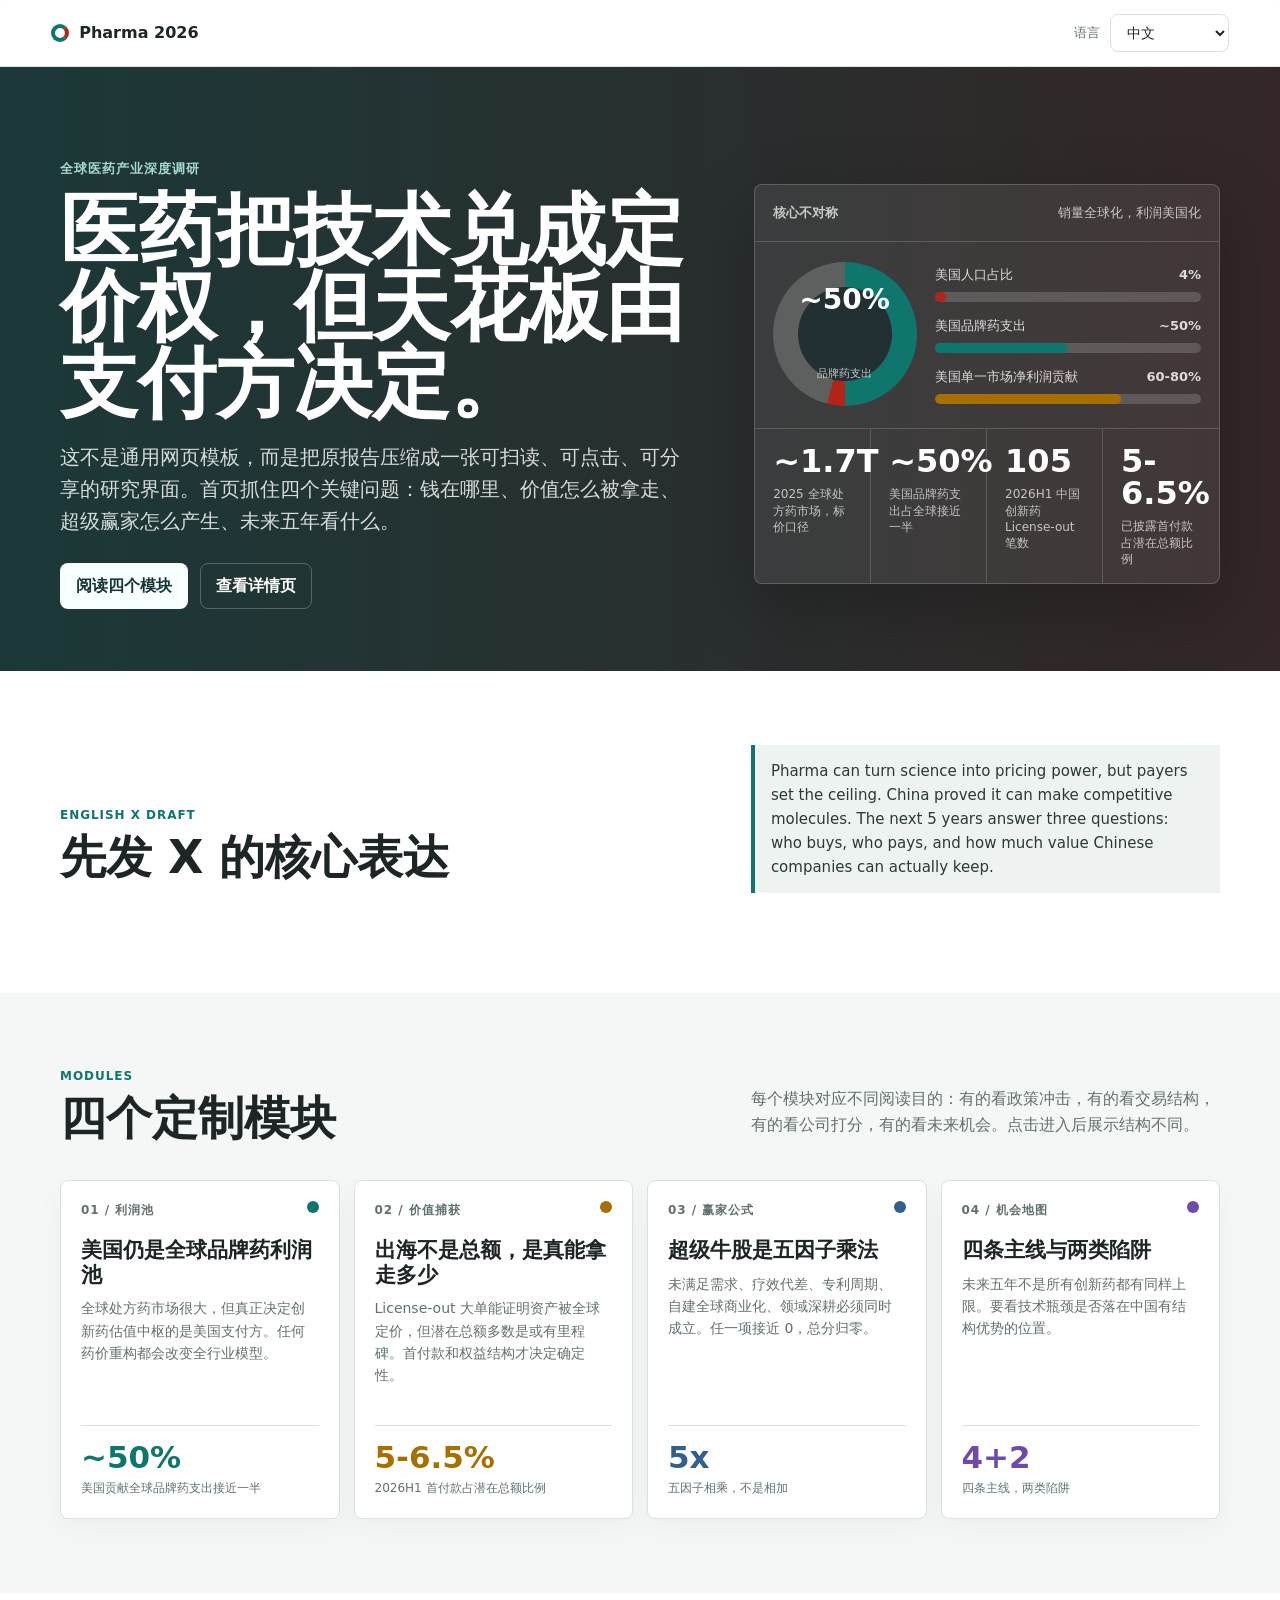
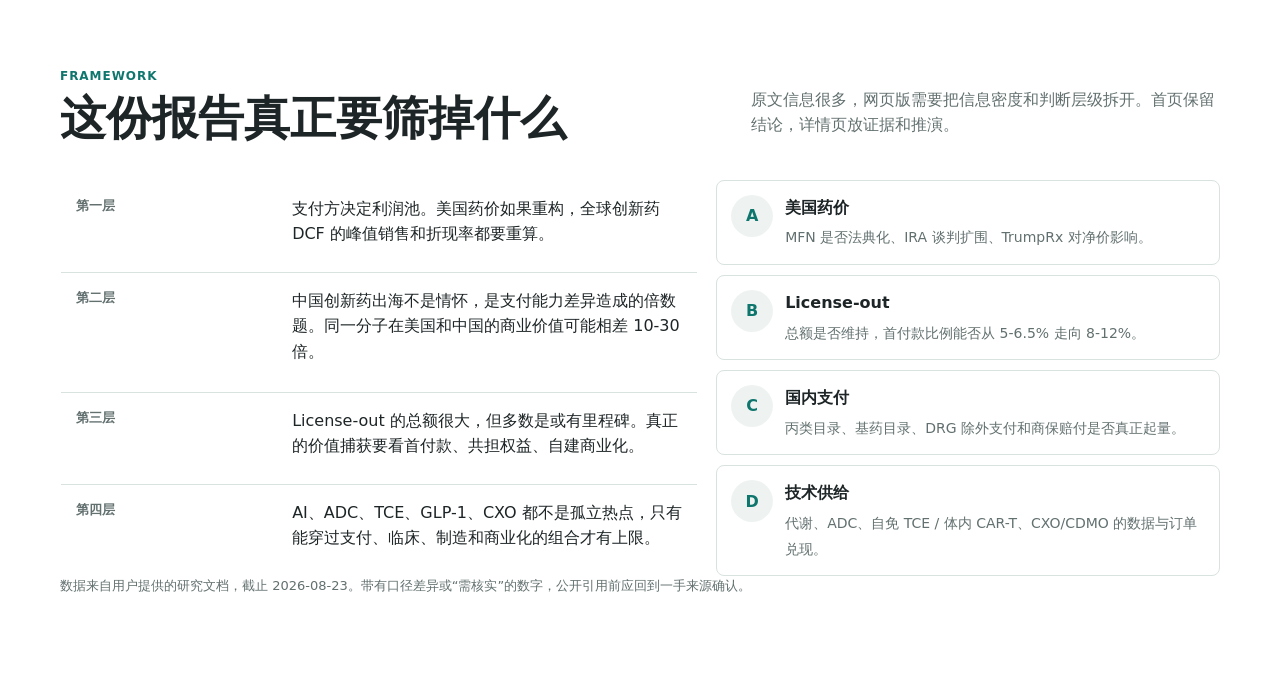
<file: pharma-research-site/index.html>
<!doctype html>
<html lang="zh-CN">
<head>
  <meta charset="utf-8">
  <meta name="viewport" content="width=device-width, initial-scale=1">
  <title>Global Pharma 2026 Research Brief</title>
  <meta name="description" content="A bilingual visual research brief on global pharma, China pharma globalization, pricing power, and value capture.">
  <link rel="stylesheet" href="style.css">
</head>
<body data-page="home">
  <header class="topbar" aria-label="Site header">
    <a class="brand" href="index.html" aria-label="Home">
      <span class="brand-mark" aria-hidden="true"></span>
      <span>Pharma 2026</span>
    </a>
    <div class="toolbar">
      <label class="select-label" for="localeSelect" data-role="language-label">语言</label>
      <select id="localeSelect" aria-label="Language"></select>
    </div>
  </header>
  <main id="app"></main>
  <script src="app.js"></script>
</body>
</html>
</file>
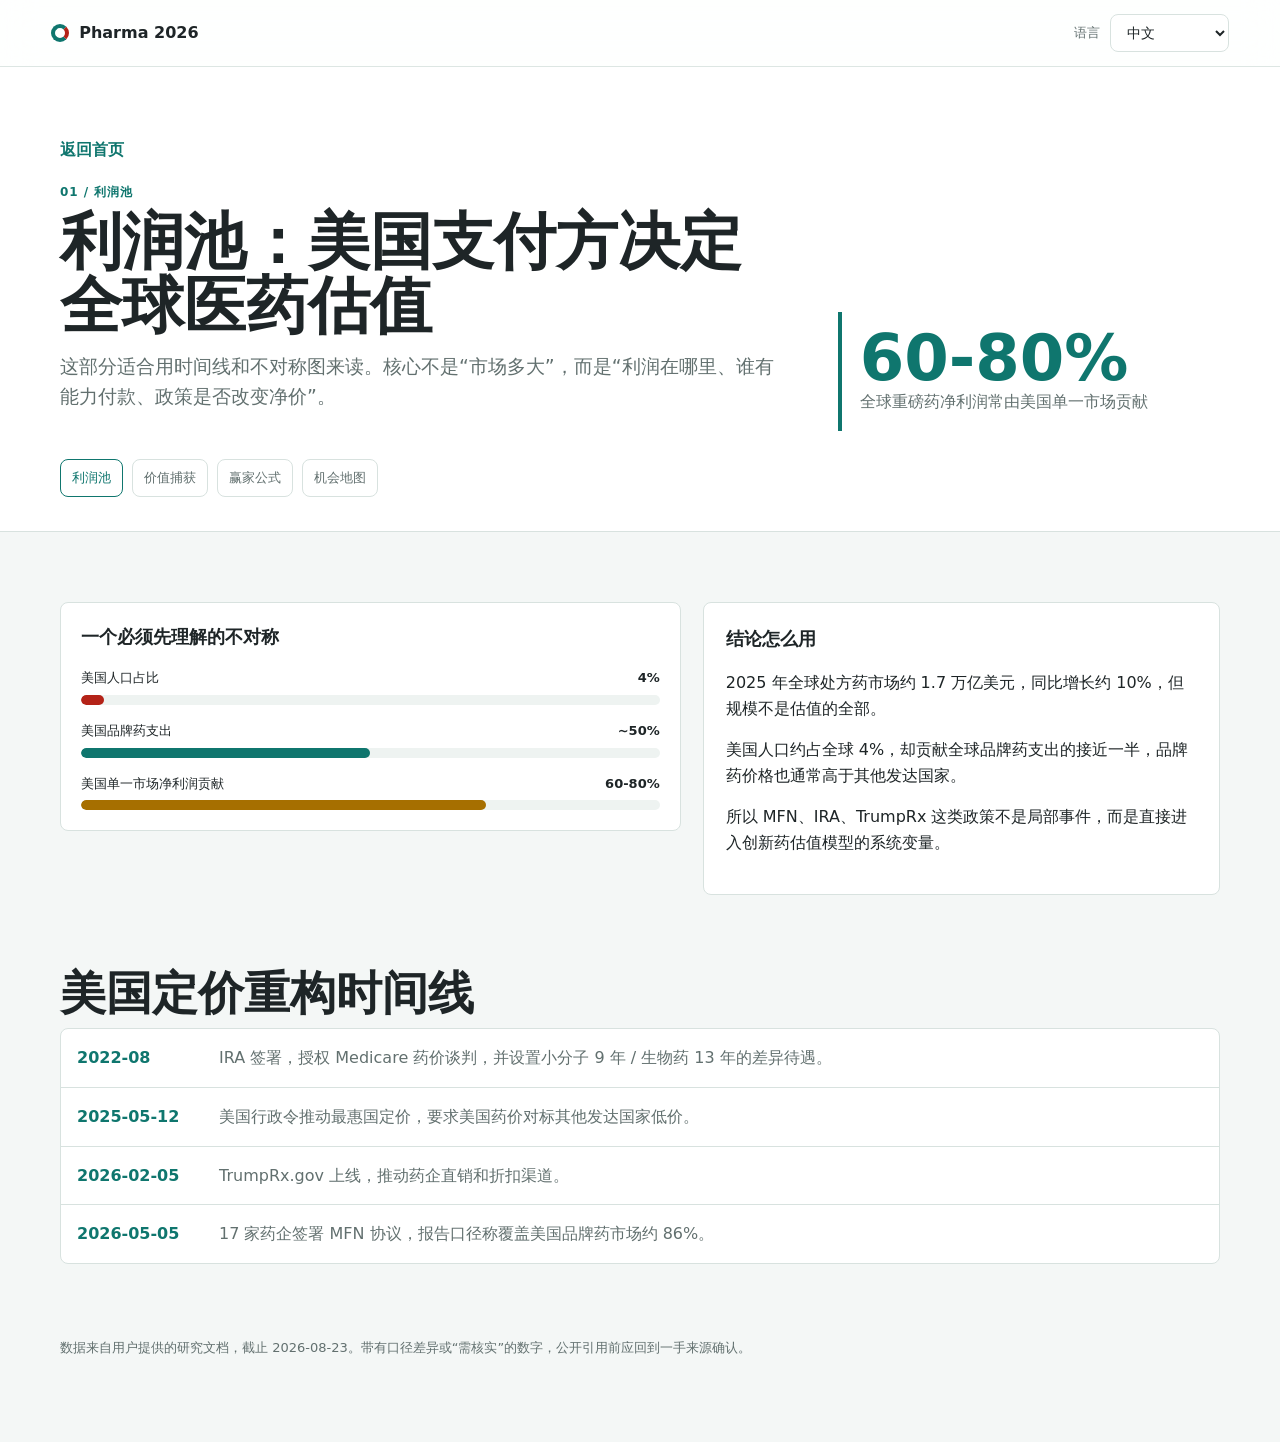
<file: pharma-research-site/detail.html>
<!doctype html>
<html lang="zh-CN">
<head>
  <meta charset="utf-8">
  <meta name="viewport" content="width=device-width, initial-scale=1">
  <title>Global Pharma 2026 Detail</title>
  <meta name="description" content="Detailed bilingual module pages for the Global Pharma 2026 research brief.">
  <link rel="stylesheet" href="style.css">
</head>
<body data-page="detail">
  <header class="topbar" aria-label="Site header">
    <a class="brand" href="index.html" aria-label="Home">
      <span class="brand-mark" aria-hidden="true"></span>
      <span>Pharma 2026</span>
    </a>
    <div class="toolbar">
      <label class="select-label" for="localeSelect" data-role="language-label">语言</label>
      <select id="localeSelect" aria-label="Language"></select>
    </div>
  </header>
  <main id="app"></main>
  <script src="app.js"></script>
</body>
</html>
</file>
<file: pharma-research-site/style.css>
:root {
  --bg: #f4f7f6;
  --paper: #ffffff;
  --ink: #1e2527;
  --muted: #62706f;
  --soft: #eef3f1;
  --line: #d8e2df;
  --teal: #0f766e;
  --green: #2f7d46;
  --red: #b42318;
  --amber: #a66f00;
  --blue: #335f8f;
  --violet: #6f4aa8;
  --shadow: 0 18px 45px rgba(30, 37, 39, 0.09);
  --radius: 8px;
}

* {
  box-sizing: border-box;
}

html {
  scroll-behavior: smooth;
}

body {
  margin: 0;
  background: var(--bg);
  color: var(--ink);
  font-family: Inter, ui-sans-serif, system-ui, -apple-system, BlinkMacSystemFont, "Segoe UI", "PingFang SC", "Hiragino Sans GB", "Microsoft YaHei", sans-serif;
  line-height: 1.6;
}

a {
  color: inherit;
  text-decoration: none;
}

.topbar {
  position: sticky;
  top: 0;
  z-index: 20;
  display: flex;
  align-items: center;
  justify-content: space-between;
  gap: 18px;
  padding: 14px clamp(18px, 4vw, 52px);
  border-bottom: 1px solid rgba(216, 226, 223, 0.86);
  background: rgba(255, 255, 255, 0.9);
  backdrop-filter: blur(16px);
}

.brand {
  display: inline-flex;
  align-items: center;
  gap: 10px;
  font-weight: 800;
  letter-spacing: 0;
}

.brand-mark {
  width: 18px;
  height: 18px;
  border: 4px solid var(--teal);
  border-right-color: var(--red);
  border-radius: 50%;
}

.toolbar {
  display: inline-flex;
  align-items: center;
  gap: 10px;
}

.select-label {
  color: var(--muted);
  font-size: 13px;
}

select {
  min-width: 118px;
  height: 38px;
  border: 1px solid var(--line);
  border-radius: var(--radius);
  background: var(--paper);
  color: var(--ink);
  font: inherit;
  font-size: 14px;
  padding: 0 34px 0 12px;
}

.hero {
  background:
    linear-gradient(90deg, rgba(15, 118, 110, 0.22), rgba(180, 35, 24, 0.14)),
    #1f2729;
  color: #fff;
}

.hero-inner,
.section-inner,
.detail-inner {
  width: min(1160px, calc(100% - 36px));
  margin: 0 auto;
}

.hero-inner {
  display: grid;
  grid-template-columns: minmax(0, 1.15fr) minmax(330px, 0.85fr);
  gap: clamp(28px, 5vw, 72px);
  align-items: center;
  padding: clamp(42px, 8vw, 92px) 0 clamp(30px, 5vw, 62px);
}

.eyebrow {
  margin: 0 0 12px;
  color: #a8d9d1;
  font-size: 13px;
  font-weight: 800;
  letter-spacing: 0.08em;
  text-transform: uppercase;
}

h1,
h2,
h3,
p {
  margin-top: 0;
}

.hero h1 {
  max-width: 840px;
  margin-bottom: 20px;
  font-size: clamp(38px, 6.2vw, 78px);
  line-height: 0.98;
  letter-spacing: 0;
}

.hero-copy {
  max-width: 780px;
  color: rgba(255, 255, 255, 0.82);
  font-size: clamp(16px, 2vw, 20px);
}

.hero-actions {
  display: flex;
  flex-wrap: wrap;
  gap: 12px;
  margin-top: 26px;
}

.button {
  display: inline-flex;
  align-items: center;
  justify-content: center;
  min-height: 42px;
  border-radius: var(--radius);
  border: 1px solid transparent;
  padding: 9px 15px;
  font-weight: 760;
  transition: transform 0.18s ease, border-color 0.18s ease, background 0.18s ease;
}

.button:hover {
  transform: translateY(-1px);
}

.button.primary {
  background: #f8ffff;
  color: #163436;
}

.button.secondary {
  border-color: rgba(255, 255, 255, 0.24);
  color: #fff;
}

.data-panel {
  border: 1px solid rgba(255, 255, 255, 0.18);
  border-radius: var(--radius);
  background: rgba(255, 255, 255, 0.08);
  box-shadow: 0 24px 70px rgba(0, 0, 0, 0.22);
  overflow: hidden;
}

.panel-head {
  display: flex;
  justify-content: space-between;
  gap: 18px;
  padding: 18px;
  border-bottom: 1px solid rgba(255, 255, 255, 0.16);
  color: rgba(255, 255, 255, 0.72);
  font-size: 13px;
}

.thesis-grid {
  display: grid;
  grid-template-columns: 144px 1fr;
  gap: 18px;
  padding: 20px 18px 22px;
}

.donut {
  position: relative;
  display: grid;
  place-items: center;
  width: 144px;
  height: 144px;
  border-radius: 50%;
  background: conic-gradient(var(--teal) 0 50%, var(--red) 50% 54%, rgba(255, 255, 255, 0.18) 54% 100%);
  animation: riseIn 0.72s ease both;
}

.donut::after {
  position: absolute;
  width: 94px;
  height: 94px;
  border-radius: 50%;
  background: #233033;
  content: "";
}

.donut strong,
.donut span {
  position: relative;
  z-index: 1;
  display: block;
  text-align: center;
}

.donut strong {
  font-size: 28px;
  line-height: 1;
}

.donut span {
  max-width: 72px;
  margin-top: 4px;
  color: rgba(255, 255, 255, 0.72);
  font-size: 11px;
  line-height: 1.25;
}

.bar-stack {
  display: grid;
  gap: 14px;
  align-content: center;
}

.bar-row {
  display: grid;
  gap: 6px;
}

.bar-meta {
  display: flex;
  justify-content: space-between;
  gap: 12px;
  color: rgba(255, 255, 255, 0.82);
  font-size: 13px;
}

.bar-track {
  height: 10px;
  overflow: hidden;
  border-radius: 999px;
  background: rgba(255, 255, 255, 0.16);
}

.bar-fill {
  display: block;
  width: var(--w);
  height: 100%;
  border-radius: inherit;
  background: var(--c, var(--teal));
  animation: barGrow 0.8s ease both;
}

.metric-strip {
  display: grid;
  grid-template-columns: repeat(4, minmax(0, 1fr));
  border-top: 1px solid rgba(255, 255, 255, 0.16);
}

.metric-strip div {
  min-height: 100px;
  padding: 16px 18px;
  border-right: 1px solid rgba(255, 255, 255, 0.16);
}

.metric-strip div:last-child {
  border-right: 0;
}

.metric-strip b {
  display: block;
  font-size: clamp(22px, 2.6vw, 32px);
  line-height: 1;
}

.metric-strip span {
  display: block;
  margin-top: 9px;
  color: rgba(255, 255, 255, 0.7);
  font-size: 12px;
  line-height: 1.35;
}

.section {
  padding: clamp(38px, 6vw, 74px) 0;
}

.section.alt {
  background: var(--paper);
}

.section-header {
  display: grid;
  grid-template-columns: minmax(0, 0.75fr) minmax(260px, 0.55fr);
  gap: clamp(22px, 4vw, 54px);
  align-items: end;
  margin-bottom: 26px;
}

.section-kicker {
  margin-bottom: 8px;
  color: var(--teal);
  font-size: 12px;
  font-weight: 820;
  letter-spacing: 0.08em;
  text-transform: uppercase;
}

.section h2 {
  margin-bottom: 10px;
  font-size: clamp(28px, 4vw, 46px);
  line-height: 1.08;
  letter-spacing: 0;
}

.section-intro {
  color: var(--muted);
  font-size: 16px;
}

.tweet-box {
  border-left: 4px solid var(--teal);
  padding: 14px 16px;
  background: var(--soft);
}

.tweet-box p {
  margin: 0;
  color: #2c3839;
  font-size: 15px;
}

.module-grid {
  display: grid;
  grid-template-columns: repeat(4, minmax(0, 1fr));
  gap: 14px;
}

.module-card {
  display: grid;
  min-height: 298px;
  padding: 20px;
  border: 1px solid var(--line);
  border-radius: var(--radius);
  background: var(--paper);
  box-shadow: 0 10px 28px rgba(30, 37, 39, 0.04);
  transition: transform 0.18s ease, box-shadow 0.18s ease, border-color 0.18s ease;
}

.module-card:hover {
  transform: translateY(-3px);
  border-color: rgba(15, 118, 110, 0.34);
  box-shadow: var(--shadow);
}

.module-top {
  display: flex;
  justify-content: space-between;
  gap: 10px;
  margin-bottom: 18px;
}

.module-index {
  color: var(--muted);
  font-size: 12px;
  font-weight: 800;
  letter-spacing: 0.08em;
}

.mini-dot {
  width: 12px;
  height: 12px;
  border-radius: 50%;
  background: var(--accent, var(--teal));
}

.module-card h3 {
  margin-bottom: 10px;
  font-size: 21px;
  line-height: 1.18;
}

.module-card p {
  color: var(--muted);
  font-size: 14px;
}

.module-metric {
  align-self: end;
  margin-top: 24px;
  padding-top: 16px;
  border-top: 1px solid var(--line);
}

.module-metric b {
  display: block;
  color: var(--accent, var(--teal));
  font-size: 31px;
  line-height: 1;
}

.module-metric span {
  display: block;
  margin-top: 6px;
  color: var(--muted);
  font-size: 12px;
}

.insight-layout {
  display: grid;
  grid-template-columns: minmax(0, 0.95fr) minmax(300px, 0.75fr);
  gap: 18px;
  align-items: stretch;
}

.fact-table {
  width: 100%;
  border-collapse: collapse;
  overflow: hidden;
  border: 1px solid var(--line);
  border-radius: var(--radius);
  background: var(--paper);
}

.fact-table th,
.fact-table td {
  padding: 15px;
  border-bottom: 1px solid var(--line);
  text-align: left;
  vertical-align: top;
}

.fact-table th {
  width: 34%;
  color: var(--muted);
  font-size: 13px;
  font-weight: 760;
}

.fact-table tr:last-child th,
.fact-table tr:last-child td {
  border-bottom: 0;
}

.scenario-list {
  display: grid;
  gap: 10px;
}

.scenario-item {
  display: grid;
  grid-template-columns: 42px 1fr;
  gap: 12px;
  padding: 14px;
  border: 1px solid var(--line);
  border-radius: var(--radius);
  background: var(--paper);
}

.scenario-item b {
  display: grid;
  place-items: center;
  width: 42px;
  height: 42px;
  border-radius: 50%;
  background: var(--soft);
  color: var(--teal);
}

.scenario-item strong {
  display: block;
  margin-bottom: 4px;
}

.scenario-item span {
  color: var(--muted);
  font-size: 14px;
}

.disclaimer {
  color: var(--muted);
  font-size: 13px;
}

.detail-hero {
  padding: clamp(34px, 6vw, 70px) 0 34px;
  background: var(--paper);
  border-bottom: 1px solid var(--line);
}

.detail-head {
  display: grid;
  grid-template-columns: minmax(0, 0.95fr) minmax(260px, 0.5fr);
  gap: clamp(22px, 4vw, 54px);
  align-items: end;
}

.back-link {
  display: inline-flex;
  margin-bottom: 20px;
  color: var(--teal);
  font-weight: 760;
}

.detail-hero h1 {
  margin-bottom: 12px;
  font-size: clamp(34px, 5vw, 62px);
  line-height: 1.04;
  letter-spacing: 0;
}

.detail-lead {
  color: var(--muted);
  font-size: clamp(16px, 2vw, 19px);
}

.key-number {
  border-left: 4px solid var(--accent, var(--teal));
  padding: 16px 0 16px 18px;
}

.key-number b {
  display: block;
  color: var(--accent, var(--teal));
  font-size: clamp(38px, 6vw, 64px);
  line-height: 0.95;
}

.key-number span {
  color: var(--muted);
}

.detail-body {
  padding: clamp(34px, 6vw, 70px) 0;
}

.detail-grid {
  display: grid;
  grid-template-columns: minmax(0, 0.9fr) minmax(300px, 0.75fr);
  gap: 22px;
  align-items: start;
}

.viz-panel,
.text-panel {
  border: 1px solid var(--line);
  border-radius: var(--radius);
  background: var(--paper);
}

.viz-panel {
  padding: 20px;
}

.text-panel {
  padding: 22px;
}

.panel-title {
  margin-bottom: 16px;
  font-size: 18px;
}

.light-bars {
  display: grid;
  gap: 16px;
}

.light-bars .bar-meta {
  color: var(--ink);
}

.light-bars .bar-track {
  background: var(--soft);
}

.timeline {
  display: grid;
  gap: 0;
  border: 1px solid var(--line);
  border-radius: var(--radius);
  overflow: hidden;
  background: var(--paper);
}

.timeline-item {
  display: grid;
  grid-template-columns: 128px 1fr;
  gap: 14px;
  padding: 16px;
  border-bottom: 1px solid var(--line);
}

.timeline-item:last-child {
  border-bottom: 0;
}

.timeline-item time {
  color: var(--teal);
  font-weight: 800;
}

.timeline-item span {
  color: var(--muted);
}

.path-grid,
.radar-grid,
.score-grid {
  display: grid;
  grid-template-columns: repeat(2, minmax(0, 1fr));
  gap: 12px;
}

.path-card,
.radar-card,
.score-card,
.trap-card {
  padding: 16px;
  border: 1px solid var(--line);
  border-radius: var(--radius);
  background: var(--paper);
}

.path-card h3,
.radar-card h3,
.score-card h3,
.trap-card h3 {
  margin-bottom: 8px;
  font-size: 18px;
}

.path-card p,
.radar-card p,
.score-card p,
.trap-card p {
  color: var(--muted);
  font-size: 14px;
}

.score-meter {
  display: grid;
  gap: 7px;
  margin-top: 12px;
}

.score-meter span {
  height: 8px;
  border-radius: 999px;
  background: var(--soft);
  overflow: hidden;
}

.score-meter i {
  display: block;
  width: var(--w);
  height: 100%;
  border-radius: inherit;
  background: var(--accent, var(--teal));
}

.trap-row {
  display: grid;
  grid-template-columns: repeat(2, minmax(0, 1fr));
  gap: 12px;
  margin-top: 18px;
}

.nav-modules {
  display: flex;
  flex-wrap: wrap;
  gap: 9px;
  margin-top: 28px;
}

.nav-modules a {
  border: 1px solid var(--line);
  border-radius: var(--radius);
  background: var(--paper);
  padding: 8px 11px;
  color: var(--muted);
  font-size: 13px;
}

.nav-modules a.active {
  border-color: var(--teal);
  color: var(--teal);
}

@keyframes barGrow {
  from {
    width: 0;
  }
}

@keyframes riseIn {
  from {
    opacity: 0;
    transform: translateY(8px);
  }
}

@media (max-width: 980px) {
  .hero-inner,
  .section-header,
  .insight-layout,
  .detail-head,
  .detail-grid {
    grid-template-columns: 1fr;
  }

  .module-grid {
    grid-template-columns: repeat(2, minmax(0, 1fr));
  }
}

@media (max-width: 680px) {
  .topbar {
    padding: 12px 16px;
  }

  .brand span:last-child {
    display: none;
  }

  .select-label {
    display: none;
  }

  .hero-inner,
  .section-inner,
  .detail-inner {
    width: min(100% - 28px, 1160px);
  }

  .thesis-grid {
    grid-template-columns: 1fr;
  }

  .metric-strip,
  .module-grid,
  .path-grid,
  .radar-grid,
  .score-grid,
  .trap-row {
    grid-template-columns: 1fr;
  }

  .metric-strip div {
    border-right: 0;
    border-bottom: 1px solid rgba(255, 255, 255, 0.16);
  }

  .metric-strip div:last-child {
    border-bottom: 0;
  }

  .timeline-item {
    grid-template-columns: 1fr;
  }
}

@media (prefers-reduced-motion: reduce) {
  *,
  *::before,
  *::after {
    animation-duration: 0.01ms !important;
    animation-iteration-count: 1 !important;
    scroll-behavior: auto !important;
    transition-duration: 0.01ms !important;
  }
}
</file>
